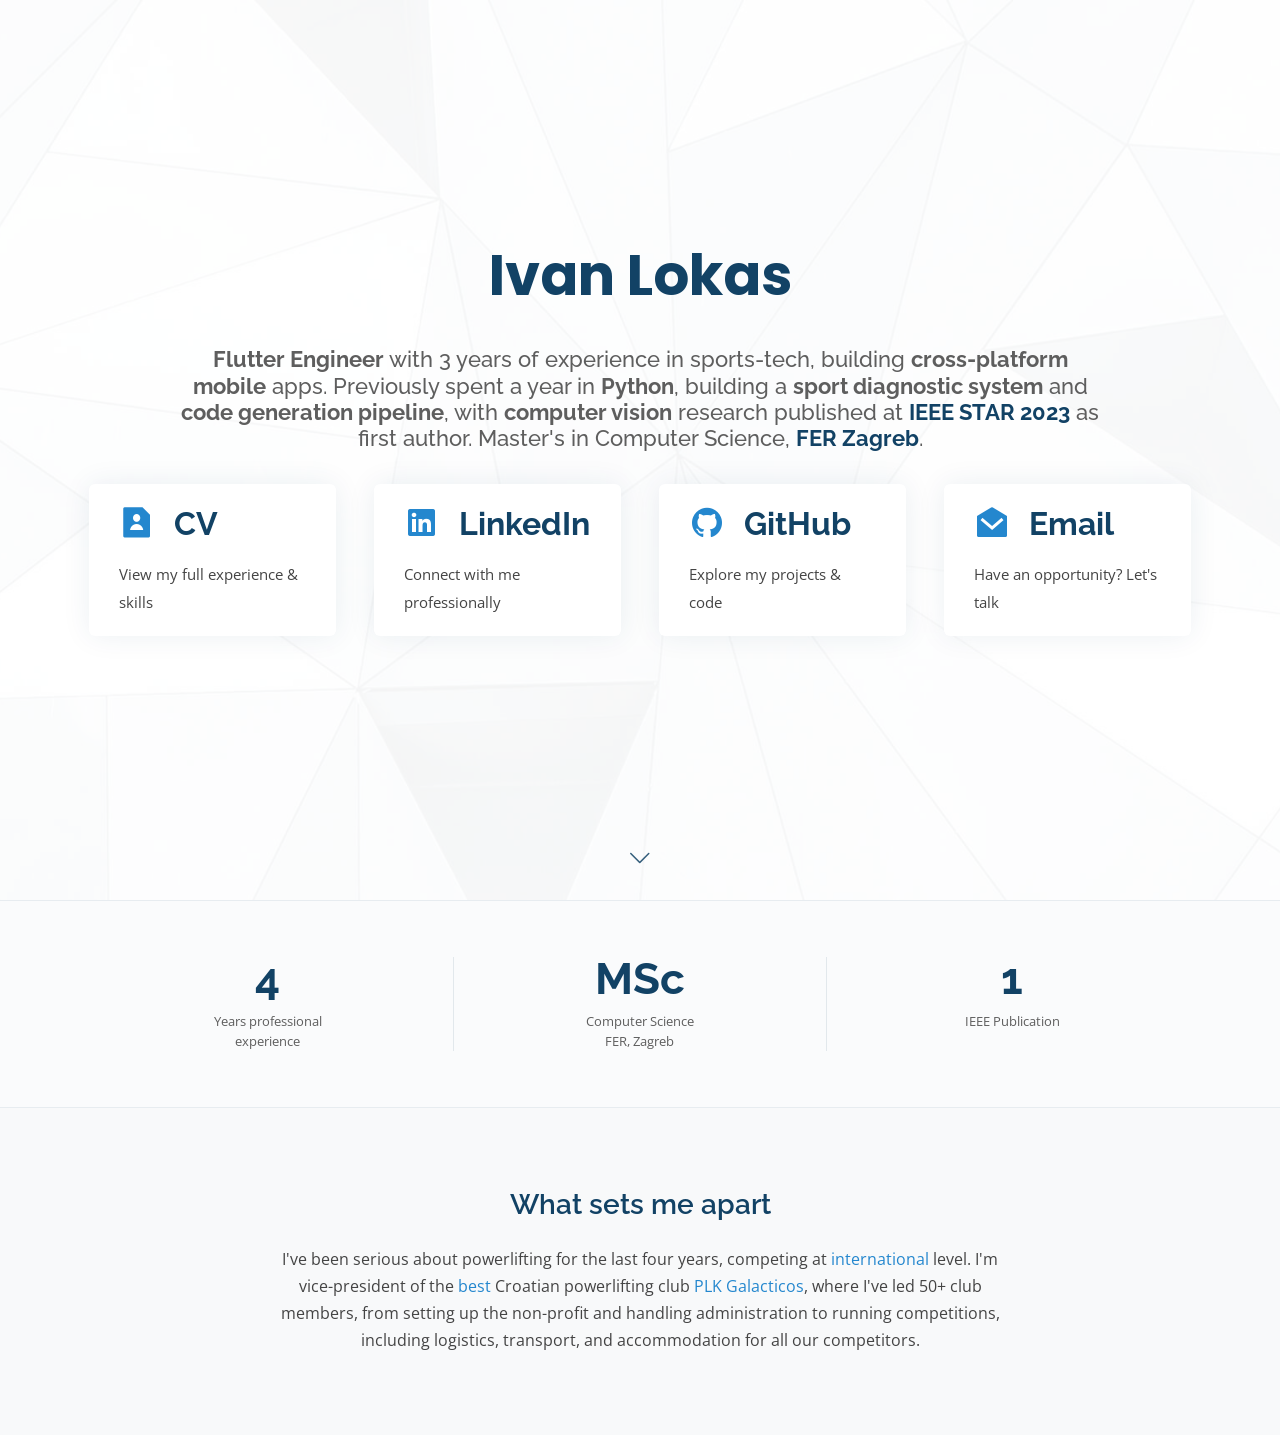
<file: index.html>
<!DOCTYPE html>
<html lang="en">

<head>
    <script async src="https://www.googletagmanager.com/gtag/js?id=G-WKZYYXFM0V"></script>
    <script>
        window.dataLayer = window.dataLayer || [];

        function gtag() {
            dataLayer.push(arguments);
        }

        gtag('js', new Date());
        gtag('config', 'G-WKZYYXFM0V');
    </script>

    <meta charset="utf-8">
    <meta content="width=device-width, initial-scale=1.0" name="viewport">
    <meta name="description"
          content="Flutter Engineer with 3 years of experience of building cross-platform mobile apps in sports-tech. Backend background in Python, computer vision research published at IEEE STAR 2023.">
    <meta property="og:title" content="Ivan Lokas">
    <meta property="og:description" content="Flutter Engineer with 3 years in sports-tech.">
    <meta property="og:type" content="website">
    <meta property="og:url" content="https://ivanlokas.com">
    <meta property="og:image" content="https://ivanlokas.com/assets/img/profile.jpg">
    <meta name="robots" content="index, follow">
    <meta name="author" content="Ivan Lokas">
    <link rel="canonical" href="https://ivanlokas.com">
    <link rel="icon" type="image/svg+xml" href="/assets/img/favicon.svg"/>

    <title>Ivan Lokas</title>

    <link
            href="https://fonts.googleapis.com/css?family=Open+Sans:300,300i,400,400i,600,600i,700,700i|Raleway:300,300i,400,400i,500,500i,600,600i,700,700i|Poppins:300,300i,400,400i,500,500i,600,600i,700,700i"
            rel="stylesheet">

    <link href="assets/vendor/aos/aos.css" rel="stylesheet">
    <link href="assets/vendor/bootstrap/css/bootstrap.min.css" rel="stylesheet">
    <link href="assets/vendor/bootstrap-icons/bootstrap-icons.css" rel="stylesheet">
    <link href="assets/vendor/boxicons/css/boxicons.min.css" rel="stylesheet">
    <link href="assets/vendor/glightbox/css/glightbox.min.css" rel="stylesheet">
    <link href="assets/vendor/remixicon/remixicon.css" rel="stylesheet">
    <link href="assets/vendor/swiper/swiper-bundle.min.css" rel="stylesheet">

    <link href="assets/css/style.css?v=2" rel="stylesheet">

    <script type="application/ld+json">
        {
            "@context": "https://schema.org",
            "@type": "Person",
            "name": "Ivan Lokas",
            "jobTitle": "Mobile & Backend Engineer",
            "url": "https://ivanlokas.com",
            "email": "ivanlokas3@gmail.com",
            "sameAs": [
                "https://www.linkedin.com/in/ivan-lokas/",
                "https://github.com/ivanlokas",
                "https://ieeexplore.ieee.org/document/10302669"
            ]
        }
    </script>
</head>

<body>
<div class="page-wrapper">
    <section id="hero" class="d-flex align-items-center">
        <div class="container position-relative" data-aos="fade-up" data-aos-delay="100">
            <div class="row justify-content-center">
                <div class="col-xl-10 col-lg-10 text-center">
                    <h1>Ivan Lokas</h1>
                    <h2 class="pt-4 pb-2"><b>Flutter Engineer</b> with 3 years of experience in sports-tech, building
                        <b>cross-platform
                            mobile</b> apps. Previously spent a year in <b>Python</b>, building a <b>sport diagnostic
                            system</b> and <b>code generation pipeline</b>,
                        with <b>computer vision</b> research published at <b><a
                                href="https://ieeexplore.ieee.org/document/10302669" target="_blank"
                        >IEEE
                            STAR
                            2023</a></b> as first author. Master's in Computer Science, <a
                                href="https://www.fer.unizg.hr/en/studies/cro/master/fer3/computing/cs" target="_blank"><b>FER
                            Zagreb</b></a>.</h2>
                </div>
            </div>

            <div class="row icon-boxes mb-4">
                <div class="col-md-12 col-lg-3 d-flex align-items-stretch mb-4 mb-lg-0" data-aos="zoom-in"
                     data-aos-delay="100">
                    <div class="icon-box">
                        <a href="resume" target="_blank">
                            <div class="icon"><i class="ri-file-user-fill"></i></div>
                            <h4 class="title">CV</h4>
                            <p class="description">View my full experience & skills</p>
                        </a>
                    </div>
                </div>

                <div class="col-md-12 col-lg-3 d-flex align-items-stretch mb-3 mb-lg-0" data-aos="zoom-in"
                     data-aos-delay="200">
                    <div class="icon-box">
                        <a href="https://www.linkedin.com/in/ivan-lokas/" target="_blank">
                            <div class="icon"><i class="ri-linkedin-box-fill"></i></div>
                            <h4 class="title">
                                LinkedIn
                            </h4>
                            <p class="description">Connect with me professionally</p>
                        </a>
                    </div>
                </div>

                <div class="col-md-12 col-lg-3 d-flex align-items-stretch mb-3 mb-lg-0" data-aos="zoom-in"
                     data-aos-delay="300">
                    <div class="icon-box">
                        <a href="https://github.com/ivanlokas" target="_blank">
                            <div class="icon"><i class="ri-github-fill"></i></div>
                            <h4 class="title">
                                GitHub
                            </h4>
                            <p class="description">Explore my projects & code</p>
                        </a>
                    </div>
                </div>

                <div class="col-md-12 col-lg-3 d-flex align-items-stretch mb-3 mb-lg-0" data-aos="zoom-in"
                     data-aos-delay="400">
                    <div class="icon-box">
                        <a href="mailto:ivanlokas3@gmail.com">
                            <div class="icon"><i class="ri-mail-open-fill"></i></div>
                            <h4 class="title">
                                Email
                            </h4>
                            <p class="description">
                                Have an opportunity? Let's talk
                            </p>
                        </a>
                    </div>
                </div>

            </div>
        </div>
        <div class="scroll-indicator" aria-hidden="true">
            <i class="bi bi-chevron-down"></i>
        </div>
    </section>


    <section id="stats">
        <div class="container" data-aos="fade-up">
            <div class="stats-grid">
                <div class="stat-item">
                    <div class="stat-inner">
                        <div class="stat-number">4</div>
                        <div class="stat-label">Years professional<br>experience</div>
                    </div>
                </div>

                <div class="stat-item">
                    <div class="stat-inner">
                        <div class="stat-number">MSc</div>
                        <div class="stat-label">Computer Science<br>FER, Zagreb</div>
                    </div>
                </div>

                <div class="stat-item">
                    <div class="stat-inner">
                        <div class="stat-number">1</div>
                        <div class="stat-label">IEEE Publication</div>
                    </div>
                </div>
            </div>
        </div>
    </section>

    <footer id="footer" class="footer">
        <div class="container" data-aos="fade-up">
            <div class="row justify-content-center">
                <div class="col-xl-8 col-lg-9 text-center">
                    <h2 class="footer-title">What sets me apart</h2>
                    <p class="footer-text">I've been serious about powerlifting for the last four years, competing at <a
                            href="https://www.openipf.org/u/ivanlokas" target="_blank">international</a> level. I'm
                        vice-president of the <a href="https://www.hpls-powerlifting.hr/poredak/"
                                                 target="_blank">best</a> Croatian powerlifting club <a
                                href="https://plkgalacticos.hr"
                                target="_blank">PLK Galacticos</a>,
                        where I've led 50+ club members, from setting up the non-profit and handling administration to
                        running
                        competitions, including logistics, transport, and accommodation for all our competitors.</p>
                </div>
            </div>
        </div>
    </footer>
</div>

<div id="preloader"></div>

<script src="assets/vendor/purecounter/purecounter_vanilla.js"></script>
<script src="assets/vendor/aos/aos.js"></script>
<script src="assets/vendor/bootstrap/js/bootstrap.bundle.min.js"></script>
<script src="assets/vendor/glightbox/js/glightbox.min.js"></script>
<script src="assets/vendor/isotope-layout/isotope.pkgd.min.js"></script>
<script src="assets/vendor/swiper/swiper-bundle.min.js"></script>
<script src="assets/vendor/php-email-form/validate.js"></script>

<script src="assets/js/main.js"></script>

</body>

</html>
</file>
<file: assets/css/style.css>
html {
    overflow-x: hidden;
    overflow-y: auto;
}

body {
    font-family: "Open Sans", sans-serif;
    color: #444444;
    min-height: 100%;
}

a {
    color: #2487ce;
    text-decoration: none;
}

a:hover {
    color: #469fdf;
    text-decoration: none;
}

h1,
h2,
h3,
h4,
h5,
h6 {
    font-family: "Raleway", sans-serif;
}

.back-to-top {
    position: fixed;
    visibility: hidden;
    opacity: 0;
    right: 15px;
    bottom: 15px;
    z-index: 996;
    background: #2487ce;
    width: 40px;
    height: 40px;
    border-radius: 4px;
    transition: all 0.4s;
}

.back-to-top i {
    font-size: 28px;
    color: #fff;
    line-height: 0;
}

.back-to-top:hover {
    background: #3e9bdd;
    color: #fff;
}

.back-to-top.active {
    visibility: visible;
    opacity: 1;
}

#preloader {
    position: fixed;
    top: 0;
    left: 0;
    right: 0;
    bottom: 0;
    z-index: 9999;
    overflow: hidden;
    background: #fff;
}

#preloader:before {
    content: "";
    position: fixed;
    top: calc(50% - 30px);
    left: calc(50% - 30px);
    border: 6px solid #2487ce;
    border-top-color: #fff;
    border-bottom-color: #fff;
    border-radius: 50%;
    width: 60px;
    height: 60px;
    animation: animate-preloader 1s linear infinite;
}

@keyframes animate-preloader {
    0% {
        transform: rotate(0deg);
    }

    100% {
        transform: rotate(360deg);
    }
}

@media screen and (max-width: 768px) {
    [data-aos] {
        opacity: 1 !important;
        transform: none !important;
        visibility: visible !important;
    }
}

#hero {
    width: 100%;
    min-height: 100vh;
    position: relative;
    background: url("../img/hero-bg.jpg") top center;
    background-size: cover;
    display: flex;
    align-items: center;
    overflow: visible;
}

#hero:before {
    content: "";
    background: rgba(255, 255, 255, 0.8);
    position: absolute;
    bottom: 0;
    top: 0;
    left: 0;
    right: 0;
}

#hero .container {
    padding-top: 40px;
    padding-bottom: 40px;
}

#hero h1 {
    margin: 0;
    font-size: 56px;
    font-weight: 700;
    line-height: 72px;
    color: #124265;
    font-family: "Poppins", sans-serif;
}

#hero h2 {
    color: #5e5e5e;
    margin: 10px 0 0 0;
    font-size: 22px;
}

#hero .btn-get-started {
    font-family: "Poppins", sans-serif;
    font-weight: 500;
    font-size: 14px;
    letter-spacing: 0.5px;
    display: inline-block;
    padding: 14px 50px;
    border-radius: 5px;
    transition: 0.5s;
    margin-top: 30px;
    color: #fff;
    background: #2487ce;
}

#hero .btn-get-started:hover {
    background: #3194db;
}

#hero .icon-boxes {
    margin-top: 24px;
}

#hero .icon-box {
    padding: 0;
    position: relative;
    overflow: hidden;
    background: #fff;
    box-shadow: 0 0 29px 0 rgba(18, 66, 101, 0.08);
    transition: all 0.2s ease-in-out;
    border-radius: 6px;
    z-index: 1;
    width: 95%;
    margin: auto;
}

#hero .icon-box a {
    display: block;
    padding: 10px 30px 20px 30px;
    color: inherit;
    text-decoration: none;
}

#hero .icon-box a:hover {
    color: inherit;
    text-decoration: none;
}

#hero .icon-box .title {
    display: inline-block;
    font-weight: 700;
    margin-bottom: 15px;
    font-size: 32px;
}

#hero .icon-box .title {
    margin-left: 15px;
    color: #124265;
    transition: 0.2s;
}

#hero .icon-box .description {
    font-size: 15px;
    line-height: 28px;
    margin-bottom: 0;
}

#hero .icon-box .icon {
    margin-bottom: 20px;
    padding-top: 10px;
    display: inline-block;
    transition: all 0.2s ease-in-out;
    font-size: 36px;
    line-height: 1;
    color: #2487ce;
}

#hero .icon-box .icon-copy {
    margin-bottom: 20px;
    padding-top: 10px;
    display: inline-block;
    transition: all 0.2s ease-in-out;
    font-size: 20px;
    line-height: 1;
    color: #2487ce;
}

#hero .icon-box:hover {
    transform: scale(1.05);
}

#hero .icon-box:hover .title {
    color: #2487ce;
}

#hero a {
    color: #124265;
}

.scroll-indicator {
    position: absolute;
    bottom: 24px;
    left: 50%;
    transform: translateX(-50%);
    display: flex;
    align-items: center;
    justify-content: center;
    color: #124265;
    opacity: 0.85;
    animation: scroll-bounce 2s ease-in-out infinite;
}

.scroll-indicator i {
    font-size: 24px;
}

@keyframes scroll-bounce {
    0%, 100% {
        transform: translateX(-50%) translateY(0);
    }
    50% {
        transform: translateX(-50%) translateY(6px);
    }
}

@media (min-width: 1024px) {
    #hero {
        background-attachment: fixed;
    }
}

@media (max-height: 800px) {
    #hero .container {
        padding-top: 24px;
        padding-bottom: 24px;
    }

    #hero .icon-boxes {
        margin-top: 16px;
    }

    #hero h1 {
        font-size: 40px;
        line-height: 1.2;
    }

    #hero h2 {
        font-size: 18px;
        line-height: 1.4;
        padding-top: 12px !important;
        padding-bottom: 12px !important;
    }

    #hero .icon-box a {
        padding: 8px 16px 12px 16px;
    }

    #hero .icon-box .title {
        font-size: 24px;
        margin-bottom: 8px;
    }

    #hero .icon-box .description {
        font-size: 13px;
        line-height: 1.4;
    }
}

@media (max-width: 992px) {
    #hero h1 {
        font-size: 40px;
        line-height: 1.2;
    }

    #hero h2 {
        font-size: 18px;
        line-height: 1.45;
    }

}

@media (max-width: 768px) {
    #hero {
        min-height: auto;
        padding-top: 24px;
        padding-bottom: 56px;
        align-items: flex-start;
    }

    #hero .container {
        padding-top: 24px;
        padding-bottom: 40px;
    }

    #hero h1 {
        font-size: 38px;
        line-height: 1.2;
    }

    #hero h2 {
        font-size: 17px;
        line-height: 1.5;
        padding-top: 12px !important;
        padding-bottom: 12px !important;
    }

    #hero .icon-boxes {
        margin-top: 16px;
    }

    #hero .icon-boxes .mb-4 {
        margin-bottom: 0.75rem !important;
    }

    #hero .icon-box a {
        padding: 10px 16px 14px 16px;
    }

    #hero .icon-box .title {
        font-size: 24px;
    }

    #hero .icon-box .description {
        font-size: 14px;
        line-height: 1.4;
    }

    .scroll-indicator {
        bottom: 20px;
    }

    .scroll-indicator i {
        font-size: 22px;
    }

    #hero .icon-box .icon {
        font-size: 30px;
        margin-bottom: 10px;
    }
}

@media (max-height: 700px) {
    #hero {
        min-height: auto;
        padding-top: 24px;
        padding-bottom: 60px;
        align-items: flex-start;
    }

    #hero .container {
        padding-top: 20px;
        padding-bottom: 20px;
    }

    #hero .icon-boxes {
        margin-top: 12px;
    }

    [data-aos] {
        opacity: 1 !important;
        transform: none !important;
        visibility: visible !important;
    }
}

@media (max-width: 768px) and (max-height: 700px) {
    #hero .container {
        padding-bottom: 48px;
    }

    .scroll-indicator {
        bottom: 16px;
    }
}

#stats {
    background: #fafbfc;
    border-top: 1px solid rgba(18, 66, 101, 0.08);
    border-bottom: 1px solid rgba(18, 66, 101, 0.08);
    padding: 56px 0;
}

.stats-grid {
    display: grid;
    grid-template-columns: repeat(auto-fit, minmax(120px, 1fr));
    text-align: center;
    gap: 0 1px;
    background-color: rgba(18, 66, 101, 0.1);
}

.stat-item {
    background: #fafbfc;
    transition: transform 0.2s ease-in-out;
}

.stat-inner {
    transition: transform 0.2s ease-in-out;
}

.stat-item:hover .stat-inner {
    transform: scale(1.08);
}

.stat-number {
    font-family: "Raleway", sans-serif;
    font-size: 2.75rem;
    font-weight: 700;
    color: #124265;
    line-height: 1;
    margin-bottom: 0.6rem;
}

.stat-label {
    font-family: "Open Sans", sans-serif;
    font-size: 0.82rem;
    color: #5e5e5e;
    line-height: 1.55;
}

@media (max-width: 768px) {
    #stats {
        padding: 40px 0;
    }

    .stat-item:nth-child(even) {
        border-left: 1px solid rgba(18, 66, 101, 0.1);
    }

    .stat-number {
        font-size: 2.25rem;
    }
}

.footer {
    padding: 80px 0;
    background: #f8f9fa;
}

.footer .footer-title {
    font-size: 28px;
    font-weight: 600;
    color: #124265;
    margin-bottom: 24px;
}

.footer .footer-text {
    font-size: 16px;
    line-height: 1.7;
    color: #444444;
    margin: 0;
}

@media (max-width: 768px) {
    .footer {
        padding: 56px 0 max(64px, env(safe-area-inset-bottom));
    }

    .footer .footer-title {
        font-size: 24px;
        margin-bottom: 20px;
    }

    .footer .footer-text {
        font-size: 16px;
        line-height: 1.7;
    }
}
</file>
